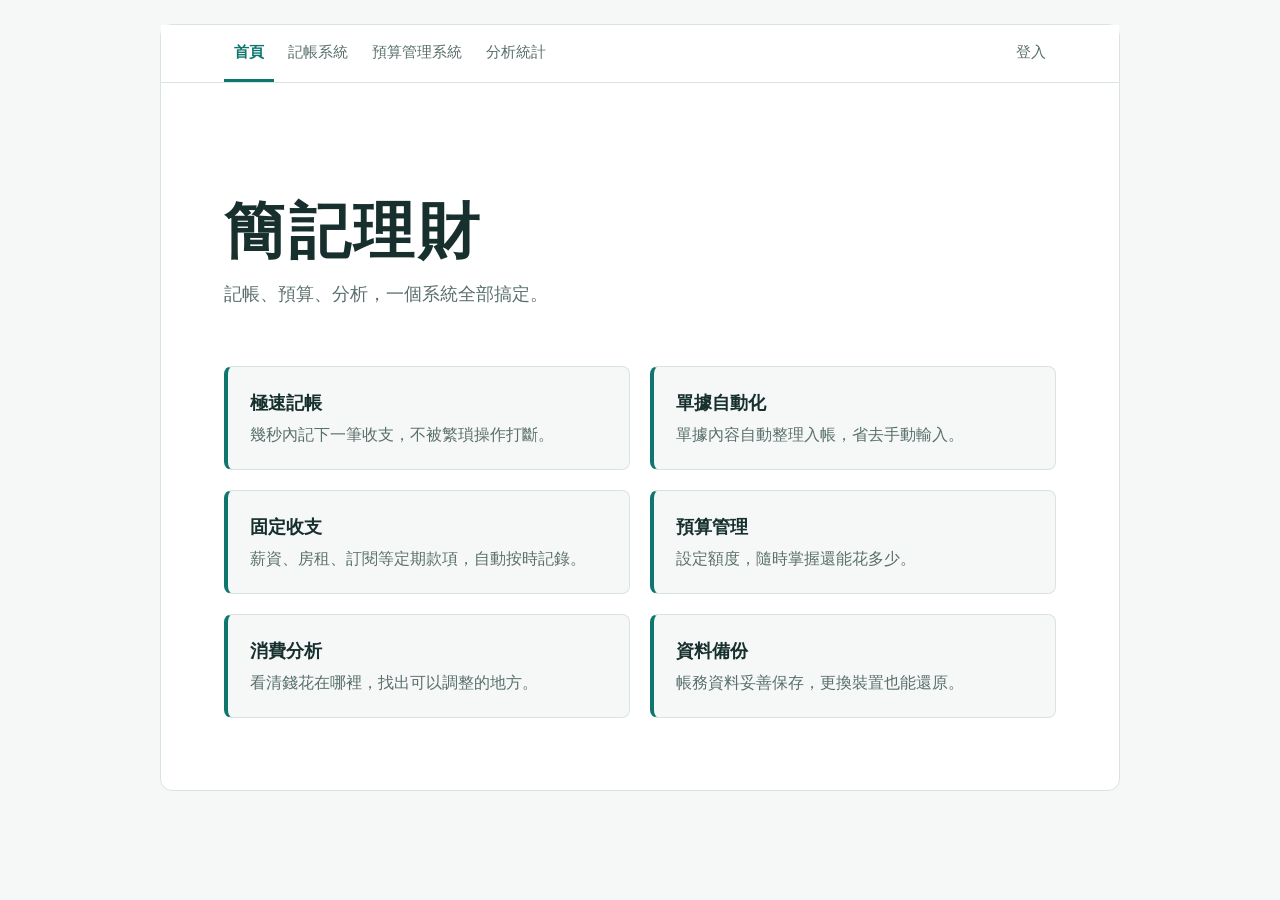
<file: index.html>
<!DOCTYPE html>
<html lang="zh-Hant">
<head>
  <meta charset="UTF-8">
  <meta name="viewport" content="width=device-width, initial-scale=1">
  <title>首頁｜簡記理財</title>
  <link rel="stylesheet" href="style.css">
</head>
<body>
  <nav class="nav" aria-label="主選單">
    <ul>
      <li><a href="index.html" aria-current="page">首頁</a></li>
      <li><a href="record.html">記帳系統</a></li>
      <li><a href="budget.html">預算管理系統</a></li>
      <li><a href="analysis.html">分析統計</a></li>
      <li class="nav-auth"><a href="login.html" id="auth-link">登入</a></li>
    </ul>
  </nav>

  <header class="hero">
    <h1>簡記理財</h1>
    <p class="tagline">記帳、預算、分析，一個系統全部搞定。</p>
  </header>

  <main>
    <ul class="features">
      <li class="feature">
        <h2>極速記帳</h2>
        <p>幾秒內記下一筆收支，不被繁瑣操作打斷。</p>
      </li>
      <li class="feature">
        <h2>單據自動化</h2>
        <p>單據內容自動整理入帳，省去手動輸入。</p>
      </li>
      <li class="feature">
        <h2>固定收支</h2>
        <p>薪資、房租、訂閱等定期款項，自動按時記錄。</p>
      </li>
      <li class="feature">
        <h2>預算管理</h2>
        <p>設定額度，隨時掌握還能花多少。</p>
      </li>
      <li class="feature">
        <h2>消費分析</h2>
        <p>看清錢花在哪裡，找出可以調整的地方。</p>
      </li>
      <li class="feature">
        <h2>資料備份</h2>
        <p>帳務資料妥善保存，更換裝置也能還原。</p>
      </li>
    </ul>
  </main>

  <script>
    // 請填入你的 Supabase Project URL 與 anon key（不要放 service_role key）
    const SUPABASE_URL = "https://pugvmbvzzmyrequecdzq.supabase.co";
    const SUPABASE_ANON_KEY = "sb_publishable_QtxxUQ6FXAftG3uLoHcKhA_JP1rJoMs";
    const SESSION_KEY = "sb_session";

    const authLink = document.getElementById("auth-link");

    function getSession() {
      try {
        return JSON.parse(localStorage.getItem(SESSION_KEY));
      } catch (e) {
        return null;
      }
    }

    // 已登入時，導覽列的「登入」改成「登出」
    if (getSession()) {
      authLink.textContent = "登出";
      authLink.addEventListener("click", async function (event) {
        event.preventDefault();
        const session = getSession();
        try {
          await fetch(SUPABASE_URL + "/auth/v1/logout?scope=local", {
            method: "POST",
            headers: {
              apikey: SUPABASE_ANON_KEY,
              Authorization: "Bearer " + session.access_token
            }
          });
        } catch (e) {}
        try {
          localStorage.removeItem(SESSION_KEY);
        } catch (e) {}
        location.href = "login.html";
      });
    }
  </script>
</body>
</html>
</file>
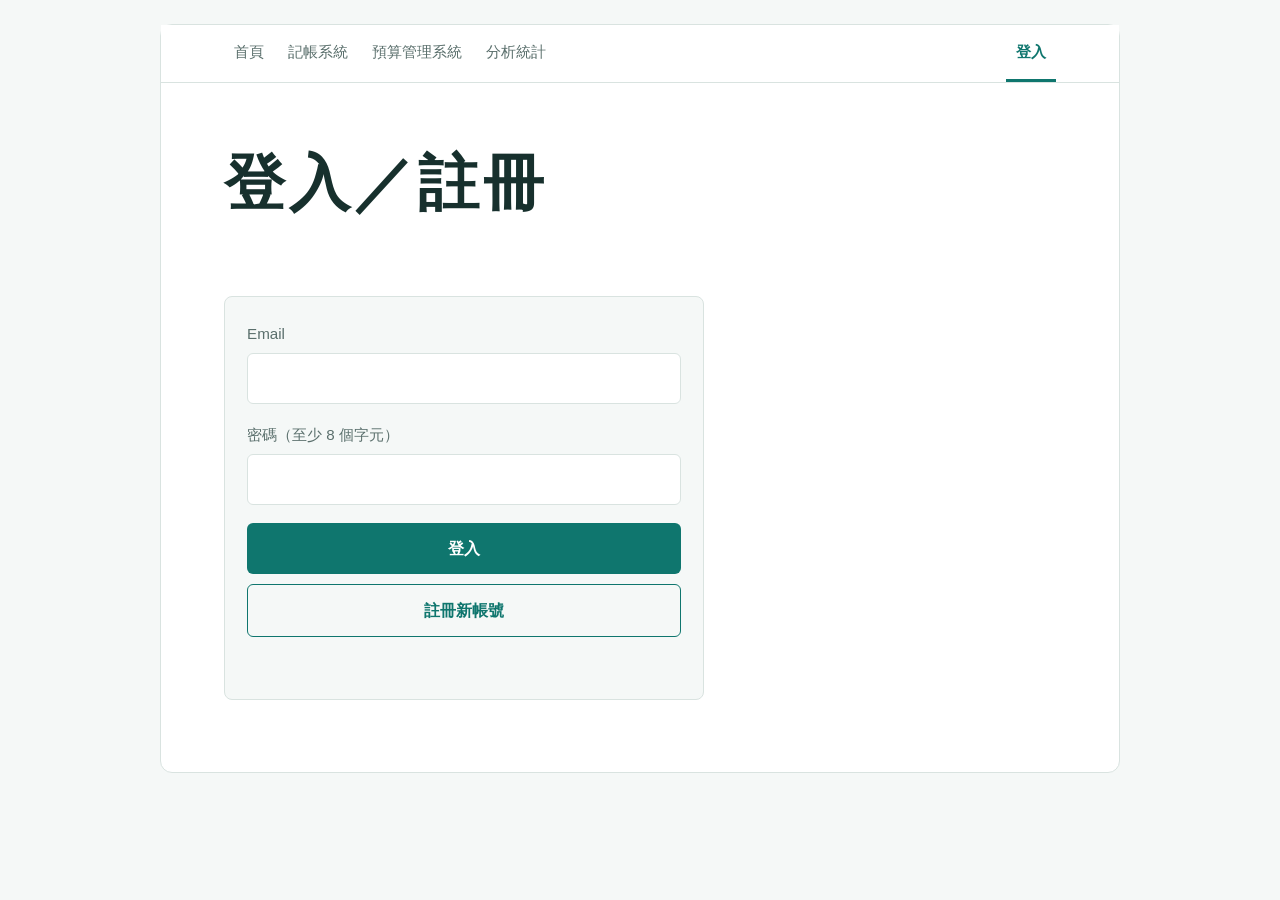
<file: login.html>
<!DOCTYPE html>
<html lang="zh-Hant">
<head>
  <meta charset="UTF-8">
  <meta name="viewport" content="width=device-width, initial-scale=1">
  <title>登入／註冊｜簡記理財</title>
  <link rel="stylesheet" href="style.css">
</head>
<body>
  <nav class="nav" aria-label="主選單">
    <ul>
      <li><a href="index.html">首頁</a></li>
      <li><a href="record.html">記帳系統</a></li>
      <li><a href="budget.html">預算管理系統</a></li>
      <li><a href="analysis.html">分析統計</a></li>
      <li class="nav-auth"><a href="login.html" id="auth-link" aria-current="page">登入</a></li>
    </ul>
  </nav>

  <header class="hero page-title">
    <h1>登入／註冊</h1>
  </header>

  <main>
    <form id="auth-form" class="form" novalidate>
      <div class="field">
        <label for="email">Email</label>
        <input type="email" id="email" name="email" required autocomplete="email">
      </div>

      <div class="field">
        <label for="password">密碼（至少 8 個字元）</label>
        <input type="password" id="password" name="password" required minlength="8" autocomplete="current-password">
      </div>

      <button type="submit" id="login-btn" class="btn">登入</button>
      <button type="button" id="signup-btn" class="btn btn-secondary">註冊新帳號</button>
      <p id="status" class="status" role="status"></p>
    </form>
  </main>

  <script>
    // 請填入你的 Supabase Project URL 與 anon key（不要放 service_role key）
    const SUPABASE_URL = "https://pugvmbvzzmyrequecdzq.supabase.co";
    const SUPABASE_ANON_KEY = "sb_publishable_QtxxUQ6FXAftG3uLoHcKhA_JP1rJoMs";
    const SESSION_KEY = "sb_session";

    const form = document.getElementById("auth-form");
    const loginBtn = document.getElementById("login-btn");
    const signupBtn = document.getElementById("signup-btn");
    const statusEl = document.getElementById("status");

    function getSession() {
      try {
        return JSON.parse(localStorage.getItem(SESSION_KEY));
      } catch (e) {
        return null;
      }
    }

    function saveSession(data) {
      try {
        localStorage.setItem(SESSION_KEY, JSON.stringify({
          access_token: data.access_token,
          refresh_token: data.refresh_token,
          expires_at: data.expires_at
        }));
        return true;
      } catch (e) {
        return false;
      }
    }

    function setStatus(message, isError) {
      statusEl.textContent = message;
      statusEl.className = isError ? "status error" : "status";
    }

    function setBusy(busy) {
      loginBtn.disabled = busy;
      signupBtn.disabled = busy;
    }

    function errorMessage(data) {
      switch (data && data.error_code) {
        case "invalid_credentials":
          return "Email 或密碼不正確。";
        case "email_not_confirmed":
          return "請先到信箱點擊驗證信，再登入。";
        case "weak_password":
          return "密碼強度不足，請使用至少 8 個字元。";
        case "user_already_exists":
        case "email_exists":
          return "此 Email 無法註冊，請改用登入。";
        case "validation_failed":
          return "Email 格式不正確。";
        case "signup_disabled":
          return "目前未開放註冊。";
        case "over_email_send_rate_limit":
        case "over_request_rate_limit":
          return "操作太頻繁，請稍後再試。";
        default:
          return "操作失敗，請稍後再試。";
      }
    }

    async function authRequest(path, email, password) {
      const response = await fetch(SUPABASE_URL + path, {
        method: "POST",
        headers: {
          apikey: SUPABASE_ANON_KEY,
          "Content-Type": "application/json"
        },
        body: JSON.stringify({ email: email, password: password })
      });
      let data = {};
      try {
        data = await response.json();
      } catch (e) {}
      return { ok: response.ok, data: data };
    }

    function finishLogin(data) {
      if (!saveSession(data)) {
        setStatus("無法儲存登入狀態，請確認瀏覽器允許儲存資料。", true);
        return;
      }
      location.replace("record.html");
    }

    async function submitAuth(path, isSignup) {
      if (!form.reportValidity()) {
        return;
      }

      setBusy(true);
      setStatus("處理中…", false);

      try {
        const result = await authRequest(path, form.email.value.trim(), form.password.value);

        if (!result.ok) {
          setStatus(errorMessage(result.data), true);
        } else if (result.data.access_token) {
          finishLogin(result.data);
        } else if (isSignup) {
          setStatus("註冊成功，請到信箱點擊驗證信後，再回來登入。", false);
        } else {
          setStatus("操作失敗，請稍後再試。", true);
        }
      } catch (e) {
        setStatus("無法連線到伺服器，請檢查網路。", true);
      }

      setBusy(false);
    }

    form.addEventListener("submit", function (event) {
      event.preventDefault();
      submitAuth("/auth/v1/token?grant_type=password", false);
    });

    signupBtn.addEventListener("click", function () {
      submitAuth("/auth/v1/signup", true);
    });

    // 已登入就直接進入記帳系統
    if (getSession()) {
      location.replace("record.html");
    }
  </script>
</body>
</html>
</file>
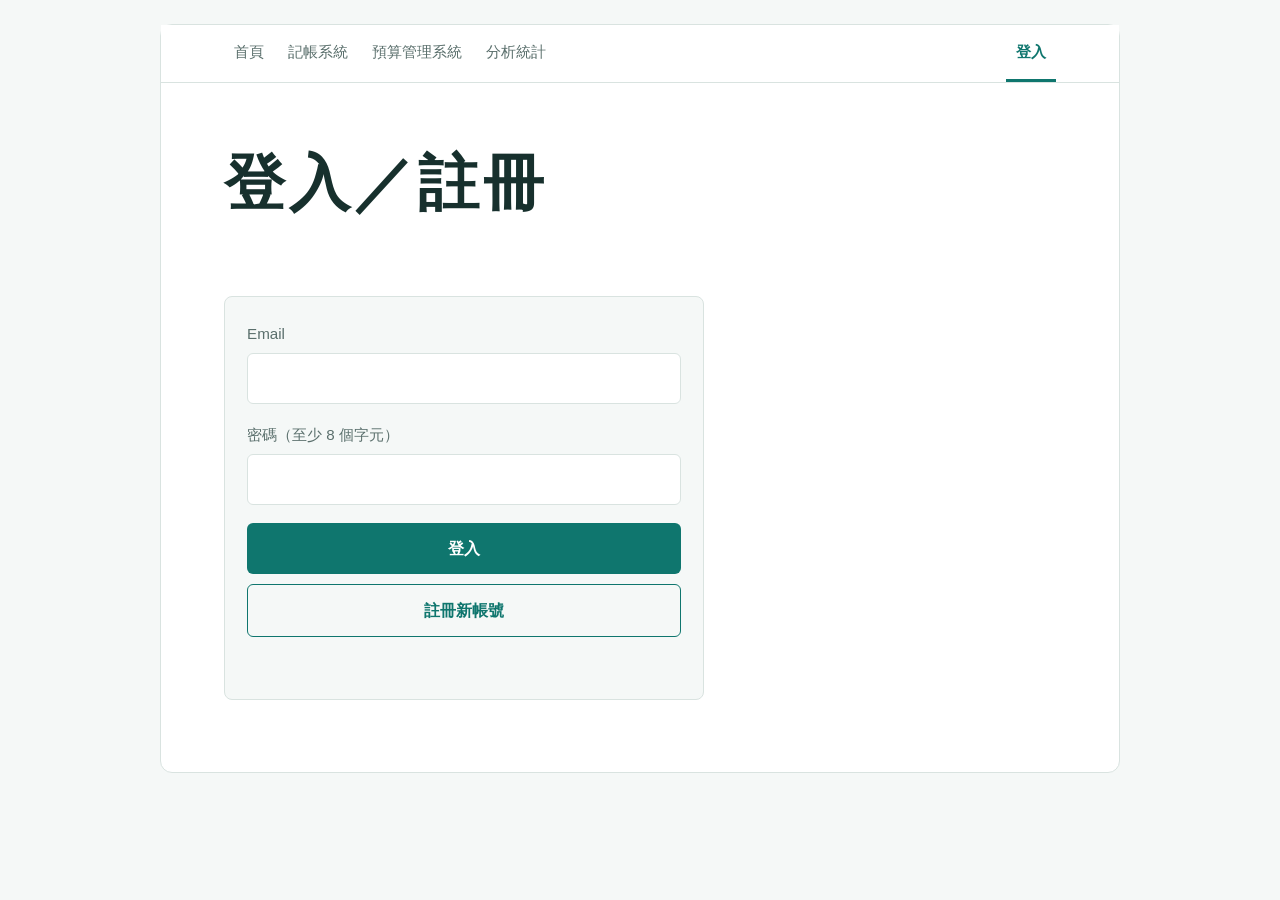
<file: record.html>
<!DOCTYPE html>
<html lang="zh-Hant">
<head>
  <meta charset="UTF-8">
  <meta name="viewport" content="width=device-width, initial-scale=1">
  <title>記帳系統｜簡記理財</title>
  <link rel="stylesheet" href="style.css">
</head>
<body>
  <nav class="nav" aria-label="主選單">
    <ul>
      <li><a href="index.html">首頁</a></li>
      <li><a href="record.html" aria-current="page">記帳系統</a></li>
      <li><a href="budget.html">預算管理系統</a></li>
      <li><a href="analysis.html">分析統計</a></li>
      <li class="nav-auth"><a href="login.html" id="auth-link">登入</a></li>
    </ul>
  </nav>

  <header class="hero page-title">
    <h1>記帳系統</h1>
  </header>

  <main>
    <form id="record-form" class="form form-admin" autocomplete="off" hidden>
      <h2 id="form-title">新增金額</h2>

      <div class="field">
        <label for="date">日期</label>
        <input type="date" id="date" required>
      </div>

      <div class="field">
        <label for="name">名稱</label>
        <input type="text" id="name" required maxlength="50">
      </div>

      <div class="field">
        <label for="type">類型</label>
        <select id="type" required>
          <option value="expense">支出</option>
          <option value="income">收入</option>
        </select>
      </div>

      <div class="field">
        <label for="amount">金額</label>
        <input type="number" id="amount" required min="0.01" step="0.01" inputmode="decimal">
      </div>

      <button type="submit" id="submit-btn" class="btn">新增</button>
      <button type="button" id="cancel-btn" class="btn btn-secondary" hidden>取消修改</button>
      <p id="form-status" class="status" role="status"></p>
    </form>

    <p id="status" class="status" role="status">載入中…</p>

    <div id="table-wrap" class="table-wrap" hidden>
      <table class="records" aria-label="記帳記錄">
        <thead>
          <tr>
            <th scope="col">日期</th>
            <th scope="col">名稱</th>
            <th scope="col">類型</th>
            <th scope="col" class="num">金額</th>
            <th scope="col" id="actions-th" hidden>操作</th>
          </tr>
        </thead>
        <tbody id="records-body"></tbody>
      </table>
    </div>
  </main>

  <script>
    // 請填入你的 Supabase Project URL 與 anon key（不要放 service_role key）
    const SUPABASE_URL = "https://pugvmbvzzmyrequecdzq.supabase.co";
    const SUPABASE_ANON_KEY = "sb_publishable_QtxxUQ6FXAftG3uLoHcKhA_JP1rJoMs";
    const SESSION_KEY = "sb_session";

    const statusEl = document.getElementById("status");
    const wrapEl = document.getElementById("table-wrap");
    const bodyEl = document.getElementById("records-body");
    const authLink = document.getElementById("auth-link");

    const TYPE_LABELS = { income: "收入", expense: "支出" };

    // ---------- 登入狀態 ----------
    function getSession() {
      try {
        return JSON.parse(localStorage.getItem(SESSION_KEY));
      } catch (e) {
        return null;
      }
    }

    function saveSession(data) {
      try {
        localStorage.setItem(SESSION_KEY, JSON.stringify({
          access_token: data.access_token,
          refresh_token: data.refresh_token,
          expires_at: data.expires_at
        }));
      } catch (e) {}
    }

    function clearSession() {
      try {
        localStorage.removeItem(SESSION_KEY);
      } catch (e) {}
    }

    function goLogin() {
      clearSession();
      location.replace("login.html");
    }

    async function refreshSession(session) {
      try {
        const response = await fetch(SUPABASE_URL + "/auth/v1/token?grant_type=refresh_token", {
          method: "POST",
          headers: {
            apikey: SUPABASE_ANON_KEY,
            "Content-Type": "application/json"
          },
          body: JSON.stringify({ refresh_token: session.refresh_token })
        });
        if (!response.ok) {
          return null;
        }
        saveSession(await response.json());
        return getSession();
      } catch (e) {
        return null;
      }
    }

    // 取得有效的登入資訊；快過期時自動更新
    async function getValidSession() {
      let session = getSession();
      if (!session) {
        return null;
      }
      if (session.expires_at && session.expires_at * 1000 - Date.now() < 60000) {
        session = await refreshSession(session);
      }
      return session;
    }

    // ---------- 登出 ----------
    if (getSession()) {
      authLink.textContent = "登出";
      authLink.addEventListener("click", async function (event) {
        event.preventDefault();
        const session = getSession();
        try {
          await fetch(SUPABASE_URL + "/auth/v1/logout?scope=local", {
            method: "POST",
            headers: {
              apikey: SUPABASE_ANON_KEY,
              Authorization: "Bearer " + session.access_token
            }
          });
        } catch (e) {}
        goLogin();
      });
    }

    // ---------- 管理者功能 ----------
    // 注意：這裡判斷管理者只是為了決定要不要顯示按鈕，
    // 真正的權限由資料庫的 RLS 規則把關。
    const formEl = document.getElementById("record-form");
    const formTitleEl = document.getElementById("form-title");
    const formStatusEl = document.getElementById("form-status");
    const submitBtn = document.getElementById("submit-btn");
    const cancelBtn = document.getElementById("cancel-btn");
    const actionsTh = document.getElementById("actions-th");
    const dateEl = document.getElementById("date");
    const nameEl = document.getElementById("name");
    const typeEl = document.getElementById("type");
    const amountEl = document.getElementById("amount");

    let isAdmin = false;
    let myId = null;
    let editingId = null;

    function decodeToken(token) {
      try {
        const part = token.split(".")[1].replace(/-/g, "+").replace(/_/g, "/");
        return JSON.parse(atob(part));
      } catch (e) {
        return {};
      }
    }

    function todayString() {
      const d = new Date();
      const month = String(d.getMonth() + 1).padStart(2, "0");
      const day = String(d.getDate()).padStart(2, "0");
      return d.getFullYear() + "-" + month + "-" + day;
    }

    function setFormStatus(message, isError) {
      formStatusEl.textContent = message;
      formStatusEl.className = isError ? "status error" : "status";
    }

    function resetForm() {
      formEl.reset();
      dateEl.value = todayString();
      editingId = null;
      formTitleEl.textContent = "新增金額";
      submitBtn.textContent = "新增";
      cancelBtn.hidden = true;
    }

    function startEdit(row) {
      editingId = row.id;
      dateEl.value = row.record_date;
      nameEl.value = row.name;
      typeEl.value = row.type;
      amountEl.value = row.amount;
      formTitleEl.textContent = "修改記錄";
      submitBtn.textContent = "更新";
      cancelBtn.hidden = false;
      setFormStatus("", false);
      formEl.scrollIntoView({ behavior: "smooth", block: "start" });
      nameEl.focus();
    }

    // 呼叫資料表 API；回傳 { ok, status, data }
    async function callApi(method, query, body) {
      const session = await getValidSession();
      if (!session) {
        goLogin();
        return null;
      }

      const response = await fetch(SUPABASE_URL + "/rest/v1/records" + query, {
        method: method,
        headers: {
          apikey: SUPABASE_ANON_KEY,
          Authorization: "Bearer " + session.access_token,
          "Content-Type": "application/json",
          Prefer: "return=representation"
        },
        body: body ? JSON.stringify(body) : undefined
      });

      if (response.status === 401) {
        goLogin();
        return null;
      }

      let data = null;
      try {
        data = await response.json();
      } catch (e) {}

      return { ok: response.ok, status: response.status, data: data };
    }

    function apiErrorMessage(result) {
      if (result.status === 403) {
        return "沒有權限執行此操作。";
      }
      if (result.status === 400) {
        return "資料格式不正確，請檢查後再試。";
      }
      return "操作失敗（錯誤代碼 " + result.status + "）。";
    }

    // ---------- 新增／修改 ----------
    formEl.addEventListener("submit", async function (event) {
      event.preventDefault();

      const record = {
        record_date: dateEl.value,
        name: nameEl.value.trim(),
        type: typeEl.value,
        amount: Number(amountEl.value)
      };

      if (!record.record_date || !record.name || !(record.amount > 0)) {
        setFormStatus("請填寫日期與名稱，且金額需大於 0。", true);
        return;
      }

      const isEdit = editingId !== null;
      submitBtn.disabled = true;
      setFormStatus("處理中…", false);

      try {
        const result = isEdit
          ? await callApi("PATCH", "?id=eq." + encodeURIComponent(editingId), record)
          : await callApi("POST", "", record);

        if (!result) {
          return;
        }

        if (!result.ok) {
          setFormStatus(apiErrorMessage(result), true);
        } else if (isEdit && (!Array.isArray(result.data) || result.data.length === 0)) {
          setFormStatus("無法修改這筆記錄（只能修改自己的記錄）。", true);
        } else {
          resetForm();
          setFormStatus(isEdit ? "已更新。" : "已新增。", false);
          await loadRecords();
        }
      } catch (e) {
        setFormStatus("無法連線到資料庫，請檢查網路。", true);
      } finally {
        submitBtn.disabled = false;
      }
    });

    cancelBtn.addEventListener("click", function () {
      resetForm();
      setFormStatus("", false);
    });

    // ---------- 刪除 ----------
    async function deleteRow(row) {
      if (!window.confirm("確定要刪除「" + row.name + "」這筆記錄嗎？此動作無法復原。")) {
        return;
      }

      try {
        const result = await callApi("DELETE", "?id=eq." + encodeURIComponent(row.id));

        if (!result) {
          return;
        }

        if (!result.ok) {
          setFormStatus(apiErrorMessage(result), true);
        } else if (!Array.isArray(result.data) || result.data.length === 0) {
          setFormStatus("無法刪除這筆記錄（只能刪除自己的記錄）。", true);
        } else {
          if (editingId === row.id) {
            resetForm();
          }
          setFormStatus("已刪除。", false);
          await loadRecords();
        }
      } catch (e) {
        setFormStatus("無法連線到資料庫，請檢查網路。", true);
      }
    }

    // ---------- 顯示資料 ----------
    function showError(message) {
      statusEl.textContent = message;
      statusEl.className = "status error";
      wrapEl.hidden = true;
    }

    function formatAmount(value) {
      return Number(value).toLocaleString("zh-TW", {
        minimumFractionDigits: 0,
        maximumFractionDigits: 2
      });
    }

    function renderRows(rows) {
      bodyEl.textContent = "";

      rows.forEach(function (row) {
        const tr = document.createElement("tr");

        const dateTd = document.createElement("td");
        dateTd.textContent = row.record_date;

        const nameTd = document.createElement("td");
        nameTd.textContent = row.name;

        const typeTd = document.createElement("td");
        typeTd.textContent = TYPE_LABELS[row.type] || row.type;

        const amountTd = document.createElement("td");
        amountTd.className = "num";
        amountTd.textContent = formatAmount(row.amount);

        tr.append(dateTd, nameTd, typeTd, amountTd);

        if (isAdmin) {
          const actionsTd = document.createElement("td");
          actionsTd.className = "row-actions";

          // 管理者只能修改、刪除自己的記錄；別人的記錄僅供查看
          if (row.user_id && row.user_id === myId) {
            const editBtn = document.createElement("button");
            editBtn.type = "button";
            editBtn.className = "row-btn";
            editBtn.textContent = "修改";
            editBtn.addEventListener("click", function () {
              startEdit(row);
            });

            const deleteBtn = document.createElement("button");
            deleteBtn.type = "button";
            deleteBtn.className = "row-btn danger";
            deleteBtn.textContent = "刪除";
            deleteBtn.addEventListener("click", function () {
              deleteRow(row);
            });

            actionsTd.append(editBtn, deleteBtn);
          }

          tr.appendChild(actionsTd);
        }

        bodyEl.appendChild(tr);
      });
    }

    async function loadRecords() {
      const session = await getValidSession();
      if (!session) {
        goLogin();
        return;
      }

      const claims = decodeToken(session.access_token);
      isAdmin = !!(claims.app_metadata && claims.app_metadata.role === "admin");
      myId = claims.sub || null;

      formEl.hidden = !isAdmin;
      actionsTh.hidden = !isAdmin;
      if (isAdmin && !dateEl.value) {
        dateEl.value = todayString();
      }

      const result = await callApi(
        "GET",
        "?select=id,user_id,record_date,name,type,amount&order=record_date.desc,created_at.desc"
      ).catch(function () {
        return undefined;
      });

      if (result === null) {
        return;
      }

      if (result === undefined) {
        showError("無法連線到資料庫，請檢查網路與設定。");
        return;
      }

      if (!result.ok) {
        showError("讀取資料失敗（錯誤代碼 " + result.status + "）。");
        return;
      }

      const rows = result.data;

      if (!Array.isArray(rows) || rows.length === 0) {
        statusEl.textContent = "目前沒有記錄。";
        statusEl.className = "status";
        wrapEl.hidden = true;
        return;
      }

      renderRows(rows);
      statusEl.textContent = "";
      wrapEl.hidden = false;
    }

    loadRecords();
  </script>
</body>
</html>
</file>
<file: style.css>
:root {
  --bg: #f5f8f7;
  --surface: #ffffff;
  --ink: #17302d;
  --muted: #5a6f6c;
  --line: #d9e3e0;
  --accent: #0f766e;
}

@media (prefers-color-scheme: dark) {
  :root {
    --bg: #101a19;
    --surface: #172423;
    --ink: #e6efed;
    --muted: #9bb0ad;
    --line: #2a3b39;
    --accent: #4fd1c0;
  }
}

* {
  box-sizing: border-box;
}

html {
  -webkit-text-size-adjust: 100%;
  background: var(--bg);
}

body {
  width: calc(100% - 48px);
  max-width: 960px;
  margin: 24px auto;
  overflow: hidden;
  background: var(--surface);
  border: 1px solid var(--line);
  border-radius: 12px;
  color: var(--ink);
  font-family: -apple-system, BlinkMacSystemFont, "Noto Sans TC", "PingFang TC",
    "Microsoft JhengHei", sans-serif;
  line-height: 1.7;
}

.nav {
  background: var(--surface);
  border-bottom: 1px solid var(--line);
  overflow-x: auto;
}

.nav ul {
  list-style: none;
  margin: 0 auto;
  padding: 0 12px;
  max-width: 880px;
  display: flex;
  gap: 4px;
}

.nav a {
  display: block;
  padding: 14px 10px;
  white-space: nowrap;
  font-size: 0.95rem;
  color: var(--muted);
  text-decoration: none;
  border-bottom: 3px solid transparent;
}

.nav a:hover {
  color: var(--ink);
}

.nav a[aria-current="page"] {
  color: var(--accent);
  font-weight: 600;
  border-bottom-color: var(--accent);
}

.nav a:focus-visible {
  outline: 2px solid var(--accent);
  outline-offset: -2px;
}

.hero,
main {
  max-width: 880px;
  margin: 0 auto;
  padding-left: 24px;
  padding-right: 24px;
}

.hero {
  padding-top: 72px;
  padding-bottom: 40px;
}

.page-title {
  padding-top: 48px;
  padding-bottom: 48px;
}

.hero h1 {
  margin: 0 0 12px;
  font-size: clamp(2.4rem, 9vw, 3.8rem);
  font-weight: 700;
  letter-spacing: 0.06em;
  line-height: 1.2;
}

.tagline {
  margin: 0;
  font-size: 1.1rem;
  color: var(--muted);
}

.features {
  list-style: none;
  margin: 0;
  padding: 0 0 72px;
  display: grid;
  grid-template-columns: 1fr;
  gap: 16px;
}

.feature {
  background: var(--bg);
  border: 1px solid var(--line);
  border-left: 4px solid var(--accent);
  border-radius: 8px;
  padding: 20px 22px;
}

.feature h2 {
  margin: 0 0 4px;
  font-size: 1.15rem;
  font-weight: 600;
}

.feature p {
  margin: 0;
  color: var(--muted);
  font-size: 0.98rem;
}

@media (min-width: 640px) {
  .hero {
    padding-top: 112px;
    padding-bottom: 56px;
  }

  .page-title {
    padding-top: 64px;
    padding-bottom: 64px;
  }

  .nav ul {
    padding: 0 24px;
  }

  .features {
    grid-template-columns: 1fr 1fr;
    gap: 20px;
  }
}

/* 記帳表單 */
.form {
  background: var(--bg);
  border: 1px solid var(--line);
  border-radius: 8px;
  padding: 24px 22px;
  margin-bottom: 72px;
  max-width: 480px;
}

.form h2 {
  margin: 0 0 20px;
  font-size: 1.15rem;
  font-weight: 600;
}

.field {
  margin-bottom: 18px;
}

.field label {
  display: block;
  margin-bottom: 6px;
  font-size: 0.95rem;
  color: var(--muted);
}

.field input,
.field select {
  width: 100%;
  padding: 11px 12px;
  font: inherit;
  font-size: 1rem; /* 16px 以上，避免 iOS 聚焦時自動放大 */
  color: var(--ink);
  background: var(--surface);
  border: 1px solid var(--line);
  border-radius: 6px;
}

.field input:focus-visible,
.field select:focus-visible,
.btn:focus-visible {
  outline: 2px solid var(--accent);
  outline-offset: 1px;
}

.btn {
  width: 100%;
  padding: 12px;
  font: inherit;
  font-weight: 600;
  color: #fff;
  background: var(--accent);
  border: 0;
  border-radius: 6px;
  cursor: pointer;
}

@media (prefers-color-scheme: dark) {
  .btn {
    color: #0b1514;
  }
}

.status {
  min-height: 1.7em;
  margin: 12px 0 0;
  font-size: 0.95rem;
  color: var(--accent);
}

.status.error {
  color: #c0392b;
}

/* 記帳列表 */
.table-wrap {
  margin-bottom: 72px;
  overflow-x: auto;
  background: var(--bg);
  border: 1px solid var(--line);
  border-radius: 8px;
}

.records {
  width: 100%;
  border-collapse: collapse;
  font-size: 0.95rem;
}

.records th,
.records td {
  padding: 12px 14px;
  text-align: left;
  border-bottom: 1px solid var(--line);
}

.records th {
  font-size: 0.85rem;
  font-weight: 600;
  color: var(--muted);
  white-space: nowrap;
}

.records tbody tr:last-child td {
  border-bottom: 0;
}

.records td:first-child {
  white-space: nowrap;
}

.records .num {
  text-align: right;
  font-variant-numeric: tabular-nums;
  white-space: nowrap;
}

@media (max-width: 479px) {
  .records th,
  .records td {
    padding: 10px 8px;
    font-size: 0.9rem;
  }
}

/* 導覽列：登入／登出 */
.nav .nav-auth {
  margin-left: auto;
}

/* 次要按鈕 */
.btn-secondary {
  margin-top: 10px;
  color: var(--accent);
  background: transparent;
  border: 1px solid var(--accent);
}

.btn:disabled {
  opacity: 0.6;
  cursor: default;
}

@media (max-width: 479px) {
  .nav a {
    padding: 14px 7px;
    font-size: 0.9rem;
  }
}

/* 管理者：新增／修改表單與列表操作 */
.form-admin {
  margin-bottom: 24px;
}

.row-actions {
  white-space: nowrap;
}

.row-btn {
  padding: 6px 10px;
  font: inherit;
  font-size: 0.9rem;
  color: var(--accent);
  background: transparent;
  border: 1px solid var(--accent);
  border-radius: 6px;
  cursor: pointer;
}

.row-btn + .row-btn {
  margin-left: 6px;
}

.row-btn.danger {
  color: #c0392b;
  border-color: #c0392b;
}

.row-btn:focus-visible {
  outline: 2px solid var(--accent);
  outline-offset: 1px;
}
</file>
